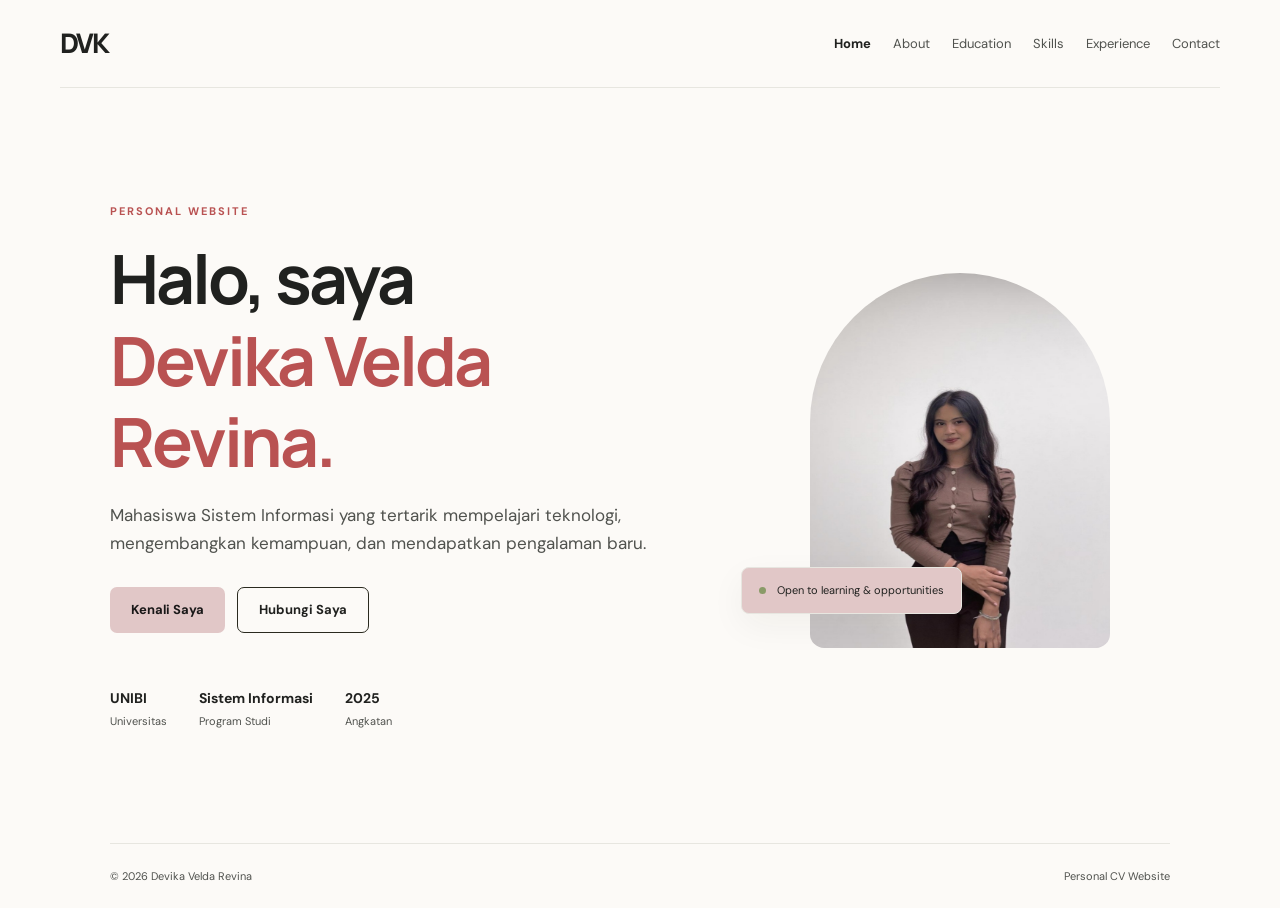
<file: index.html>
<!DOCTYPE html>
<html lang="id">
<head>
  <meta charset="UTF-8">
  <meta name="viewport" content="width=device-width, initial-scale=1.0">
  <title>Devika Velda Revina | CV</title>
  <link rel="stylesheet" href="style1.css">
</head>
<body>
  <header class="site-header">
    <a class="brand" href="index.html">DVK</a>
    <nav class="nav">
      <a class="active" href="index.html">Home</a>
      <a href="about.html">About</a>
      <a href="education.html">Education</a>
      <a href="skills.html">Skills</a>
      <a href="experience.html">Experience</a>
      <a href="contact.html">Contact</a>
    </nav>
  </header>

  <main class="hero container">
    <section class="hero-copy">
      <p class="eyebrow">PERSONAL WEBSITE</p>
      <h1>Halo, saya<br><span class="nama">Devika Velda Revina.</span></h1>
      <p class="lead">Mahasiswa Sistem Informasi yang tertarik mempelajari teknologi, mengembangkan kemampuan, dan mendapatkan pengalaman baru.</p>
      <div class="hero-actions">
        <a class="button primary" href="about.html">Kenali Saya</a>
        <a class="button secondary" href="contact.html">Hubungi Saya</a>
      </div>
      <div class="quick-info">
        <div><strong>UNIBI</strong><small>Universitas</small></div>
        <div><strong>Sistem Informasi</strong><small>Program Studi</small></div>
        <div><strong>2025</strong><small>Angkatan</small></div>
      </div>
    </section>
    <aside class="hero-visual">
      <div class="floating-note"><span class="dot"></span> Open to learning & opportunities</div>
      <img class="photo-placeholder" src="foto.jpeg" alt="foto DVK">
    </aside>
  </main>

  <footer class="site-footer container"><span>© 2026 Devika Velda Revina</span><span>Personal CV Website</span></footer>
</body>
</html>
</file>
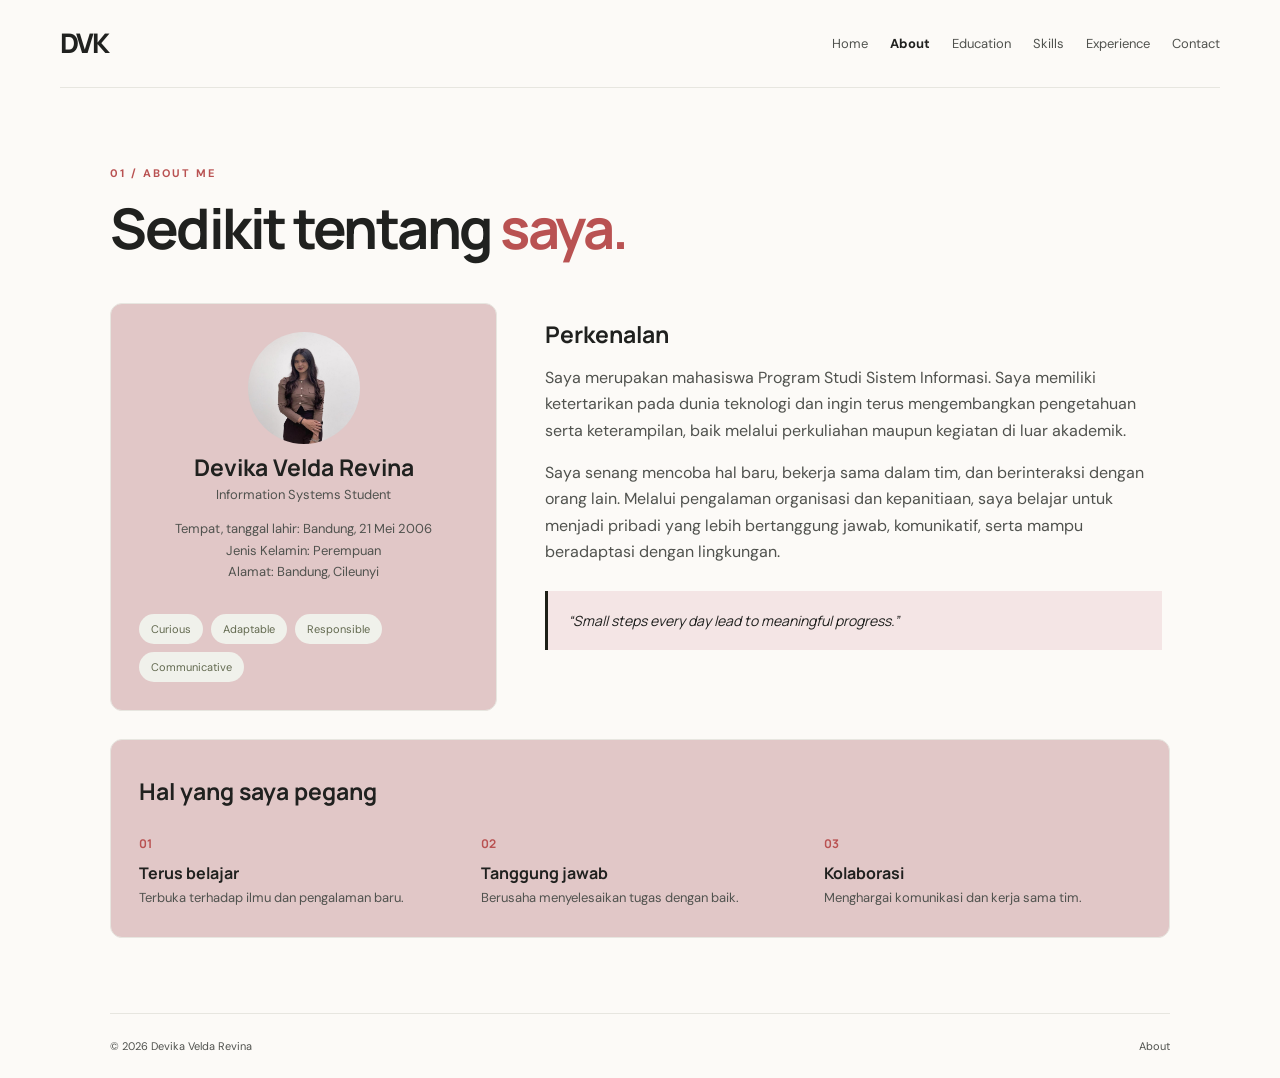
<file: about.html>
<!DOCTYPE html>
<html lang="id">
<head>
  <meta charset="UTF-8">
  <meta name="viewport" content="width=device-width, initial-scale=1.0">
  <title>About | Devika Velda Revina</title>
  <link rel="stylesheet" href="style1.css">
</head>
<body>
  <header class="site-header">
    <a class="brand" href="index.html">DVK</a>
    <nav class="nav">
      <a href="index.html">Home</a><a class="active" href="about.html">About</a>
      <a href="education.html">Education</a><a href="skills.html">Skills</a>
      <a href="experience.html">Experience</a><a href="contact.html">Contact</a>
    </nav>
  </header>

  <main class="container page">
    <p class="eyebrow">01 / ABOUT ME</p>
    <h1 class="page-title">Sedikit tentang <span>saya.</span></h1>
    <div class="about-grid">
      <section class="panel about-intro">
        <img class="avatar-large" src="foto1.jpeg" alt="foto DVK">
        <h2>Devika Velda Revina</h2>
        <p class="muted">Information Systems Student</p>
        <p class="muted">Tempat, tanggal lahir: Bandung, 21 Mei 2006 <br>Jenis Kelamin: Perempuan <br>Alamat: Bandung, Cileunyi</p>
        <div class="tag-list"><span>Curious</span><span>Adaptable</span><span>Responsible</span><span>Communicative</span></div>
      </section>
      <section class="about-text">
        <h2>Perkenalan</h2>
        <p>Saya merupakan mahasiswa Program Studi Sistem Informasi. Saya memiliki ketertarikan pada dunia teknologi dan ingin terus mengembangkan pengetahuan serta keterampilan, baik melalui perkuliahan maupun kegiatan di luar akademik.</p>
        <p>Saya senang mencoba hal baru, bekerja sama dalam tim, dan berinteraksi dengan orang lain. Melalui pengalaman organisasi dan kepanitiaan, saya belajar untuk menjadi pribadi yang lebih bertanggung jawab, komunikatif, serta mampu beradaptasi dengan lingkungan.</p>
        <div class="quote-card">“Small steps every day lead to meaningful progress.”</div>
      </section>
    </div>
    <section class="panel values">
      <h2>Hal yang saya pegang</h2>
      <div class="three-columns">
        <div><span class="number">01</span><h3>Terus belajar</h3><p class="muted">Terbuka terhadap ilmu dan pengalaman baru.</p></div>
        <div><span class="number">02</span><h3>Tanggung jawab</h3><p class="muted">Berusaha menyelesaikan tugas dengan baik.</p></div>
        <div><span class="number">03</span><h3>Kolaborasi</h3><p class="muted">Menghargai komunikasi dan kerja sama tim.</p></div>
      </div>
    </section>
  </main>
  <footer class="site-footer container"><span>© 2026 Devika Velda Revina</span><span>About</span></footer>
</body>
</html>
</file>
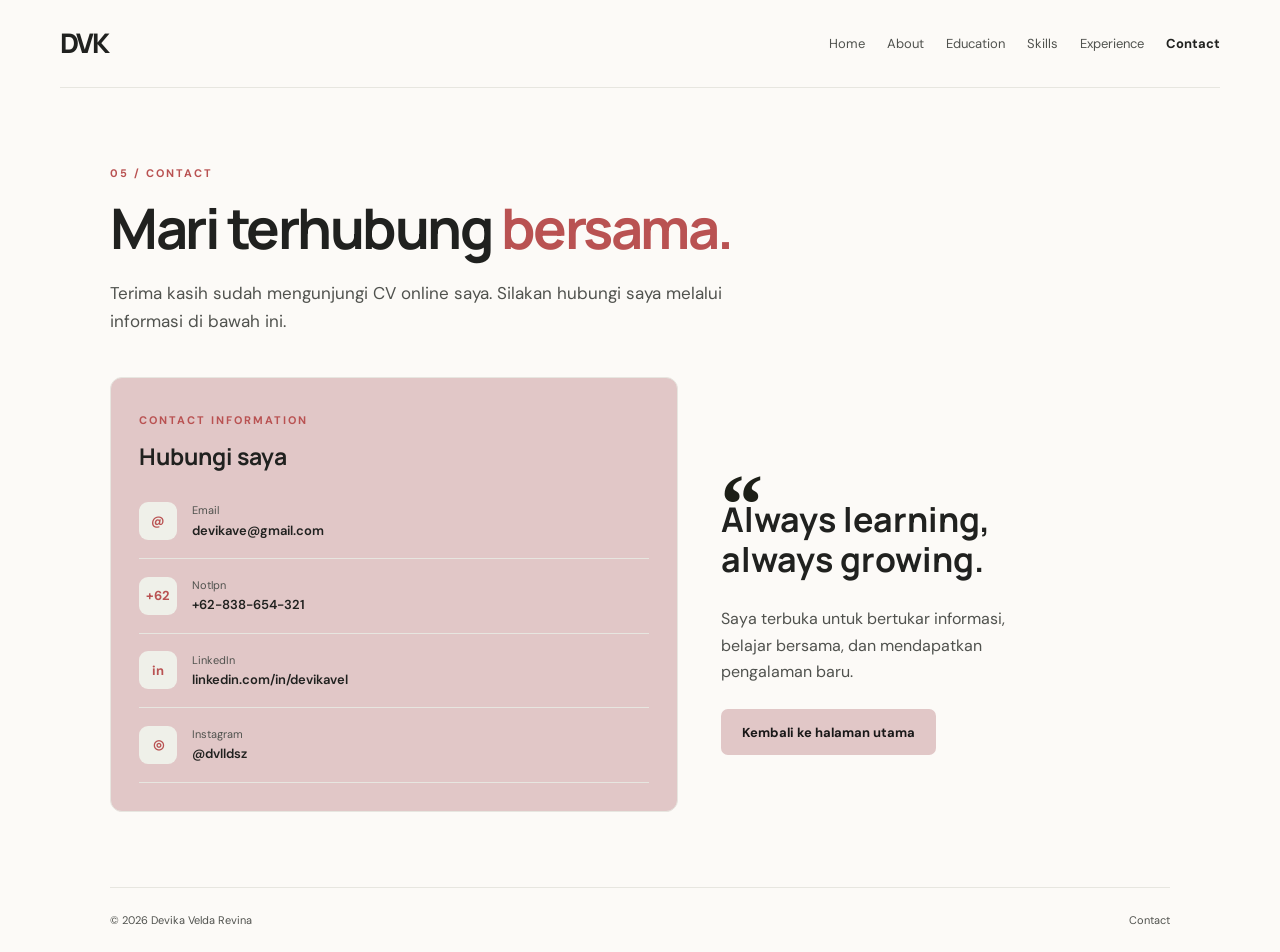
<file: contact.html>
<!DOCTYPE html>
<html lang="id">
<head>
  <meta charset="UTF-8">
  <meta name="viewport" content="width=device-width, initial-scale=1.0">
  <title>Contact | Devika Velda Revina</title>
  <link rel="stylesheet" href="style1.css">
</head>
<body>
  <header class="site-header">
    <a class="brand" href="index.html">DVK<span></span></a>
    <nav class="nav">
      <a href="index.html">Home</a><a href="about.html">About</a>
      <a href="education.html">Education</a><a href="skills.html">Skills</a>
      <a href="experience.html">Experience</a><a class="active" href="contact.html">Contact</a>
    </nav>
  </header>

  <main class="container page contact-page">
    <p class="eyebrow">05 / CONTACT</p>
    <h1 class="page-title">Mari terhubung <span>bersama.</span></h1>
    <p class="lead narrow">Terima kasih sudah mengunjungi CV online saya. Silakan hubungi saya melalui informasi di bawah ini.</p>

    <div class="contact-grid">
      <section class="panel contact-card">
        <span class="mini-label">CONTACT INFORMATION</span>
        <h2>Hubungi saya</h2>
        <div class="contact-item"><span class="contact-icon">@</span><div><small>Email</small><strong>devikave@gmail.com</strong></div></div>
        <div class="contact-item"><span class="contact-icon">+62</span><div><small>Notlpn</small><strong>+62-838-654-321</strong></div></div>
        <div class="contact-item"><span class="contact-icon">in</span><div><small>LinkedIn</small><strong>linkedin.com/in/devikavel</strong></div></div>
        <div class="contact-item"><span class="contact-icon">◎</span><div><small>Instagram</small><strong>@dvlldsz</strong></div></div>
      </section>
      <section class="contact-message">
        <div class="big-mark">“</div>
        <h2>Always learning,<br>always growing.</h2>
        <p class="muted">Saya terbuka untuk bertukar informasi, belajar bersama, dan mendapatkan pengalaman baru.</p>
        <a class="button primary" href="index.html">Kembali ke halaman utama</a>
      </section>
    </div>
  </main>
  <footer class="site-footer container"><span>© 2026 Devika Velda Revina</span><span>Contact</span></footer>
</body>
</html>
</file>
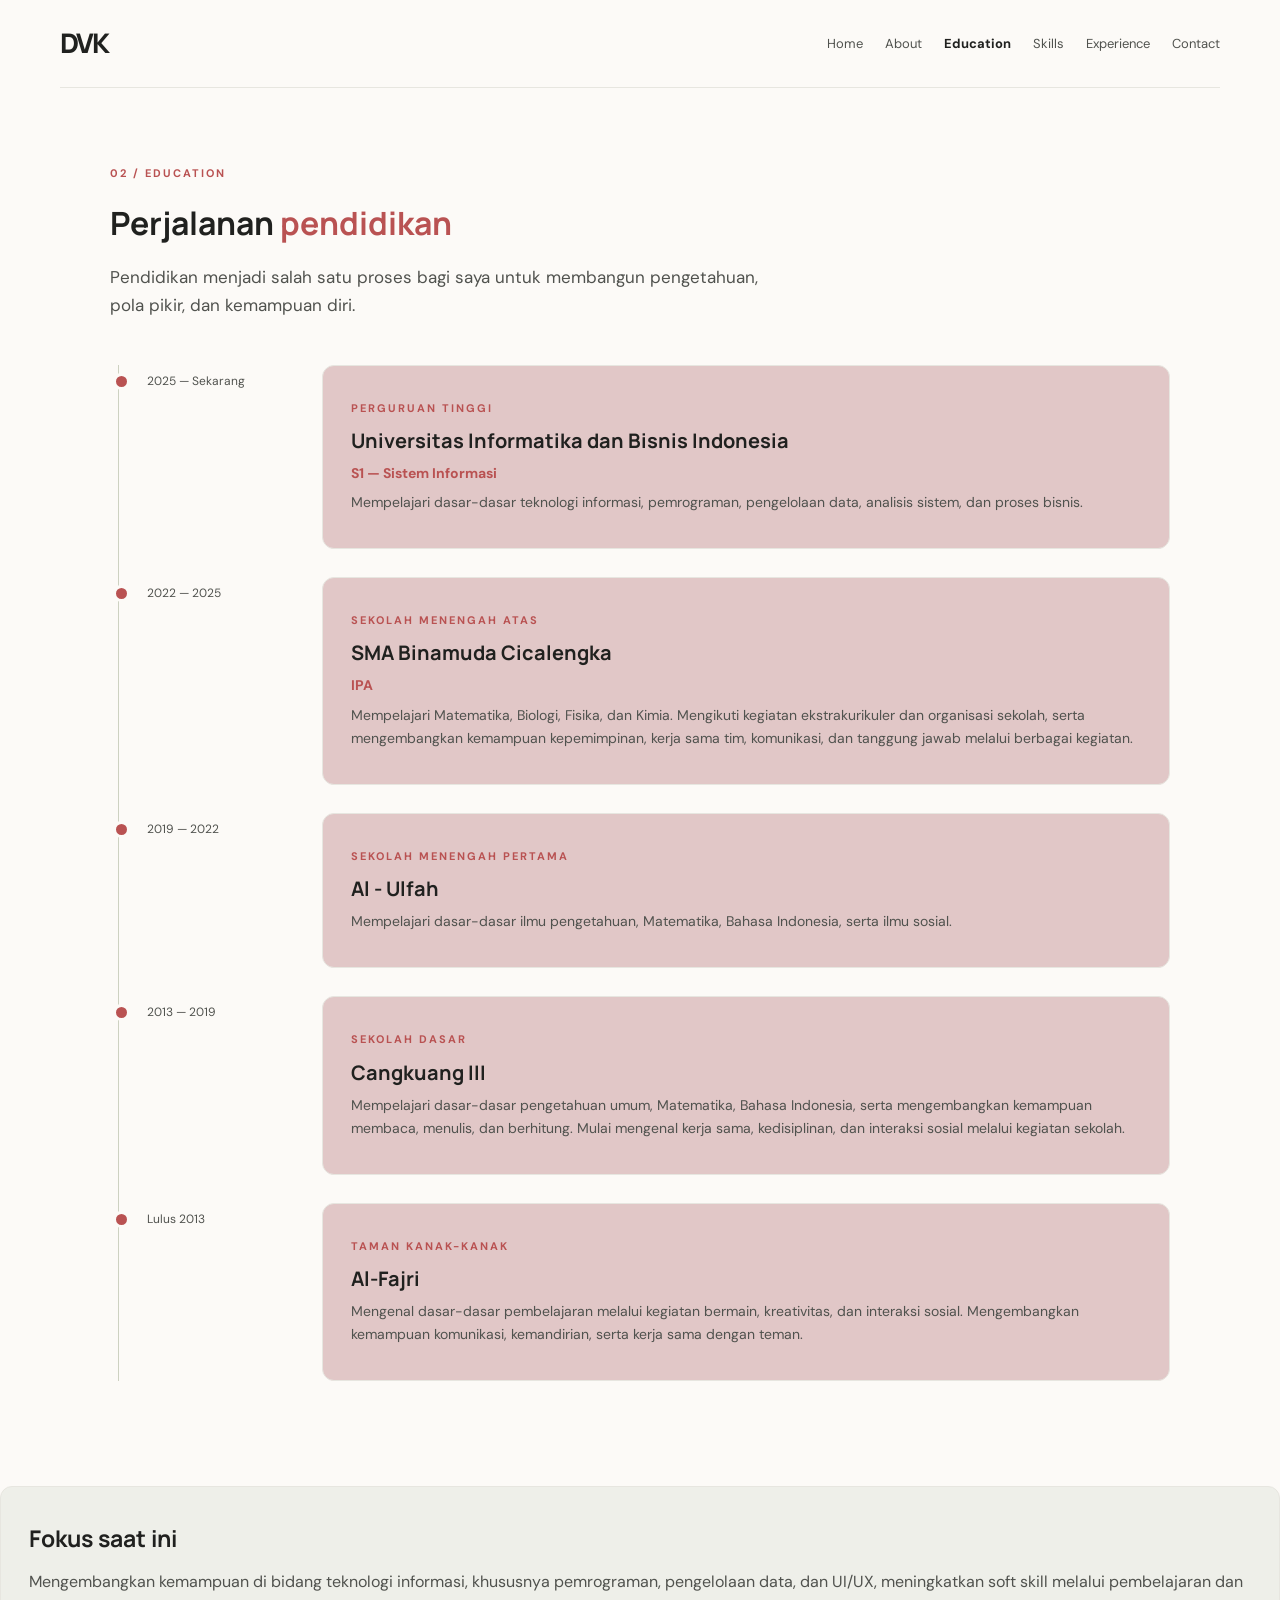
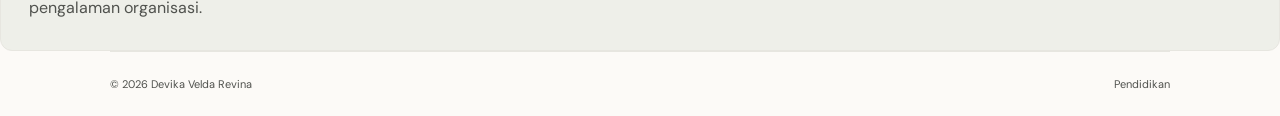
<file: education.html>
<!DOCTYPE html>
<html lang="id">
<head>
  <meta charset="UTF-8">
  <meta name="viewport" content="width=device-width, initial-scale=1.0">
  <title>Education | Devika Velda Revina</title>
  <link rel="stylesheet" href="style1.css">
</head>
<body>
  <header class="site-header">
    <a class="brand" href="index.html">DVK</a>
    <nav class="nav">
      <a href="index.html">Home</a><a href="about.html">About</a>
      <a class="active" href="education.html">Education</a><a href="skills.html">Skills</a>
      <a href="experience.html">Experience</a><a href="contact.html">Contact</a>
    </nav>
  </header>

 <main class="container page">
        <p class="eyebrow">02 / EDUCATION</p>
        <h1 class="page-tittle">Perjalanan <span>pendidikan</span></h1>
        <p class="lead narrow">Pendidikan menjadi salah satu proses bagi saya untuk membangun pengetahuan, pola pikir, dan kemampuan diri.</p>
   
        <div class="timeline">
            <article class="timeline-item">
            <div class="timeline-date">2025 — Sekarang</div>
            <div class="panel timeline-content">
             <span class="mini-label">PERGURUAN TINGGI</span>
             <h2>Universitas Informatika dan Bisnis Indonesia</h2>
             <p class="accent-text">S1 — Sistem Informasi</p>
             <p class="muted">Mempelajari dasar-dasar teknologi informasi, pemrograman, pengelolaan data, analisis sistem, dan proses bisnis.</p>
        </div>
            </article>
            <article class="timeline-item">
                <div class="timeline-date">2022 — 2025</div>
                <div class="panel timeline-content">
                    <span class="mini-label">SEKOLAH MENENGAH ATAS</span>
                    <h2>SMA Binamuda Cicalengka</h2>
                    <p class="accent-text">IPA</p>
                    <p class="muted">Mempelajari Matematika, Biologi, Fisika, dan Kimia. Mengikuti kegiatan ekstrakurikuler dan organisasi sekolah, serta mengembangkan kemampuan kepemimpinan, kerja sama tim, komunikasi, dan tanggung jawab melalui berbagai kegiatan.</p>
                </div>
            </article>
             <article class="timeline-item">
                <div class="timeline-date">2019 — 2022</div>
                <div class="panel timeline-content">
                    <span class="mini-label">SEKOLAH MENENGAH PERTAMA</span>
                    <h2>Al - Ulfah</h2>
                    <p class="accent-text"></p>
                    <p class="muted">Mempelajari dasar-dasar ilmu pengetahuan, Matematika, Bahasa Indonesia, serta ilmu sosial.</p>
             </div>
         </article>
            <article class="timeline-item">
                <div class="timeline-date">2013 — 2019</div>
                <div class="panel timeline-content">
                    <span class="mini-label">SEKOLAH DASAR</span>
                    <h2>Cangkuang III</h2>
                    <p class="accent-text"></p>
                    <p class="muted">Mempelajari dasar-dasar pengetahuan umum, Matematika, Bahasa Indonesia, serta mengembangkan kemampuan membaca, menulis, dan berhitung. Mulai mengenal kerja sama, kedisiplinan, dan interaksi sosial melalui kegiatan sekolah.</p>
             </div>
         </article>
            <article class="timeline-item">
                <div class="timeline-date">Lulus 2013</div>
                <div class="panel timeline-content">
                    <span class="mini-label">TAMAN KANAK-KANAK</span>
                    <h2>Al-Fajri</h2>
                    <p class="accent-text"></p>
                    <p class="muted">Mengenal dasar-dasar pembelajaran melalui kegiatan bermain, kreativitas, dan interaksi sosial. Mengembangkan kemampuan komunikasi, kemandirian, serta kerja sama dengan teman.</p>
             </div>
         </article>
    </main>

    <section class="panel note-panel">
      <h2>Fokus saat ini</h2>
      <p class="muted">Mengembangkan kemampuan di bidang teknologi informasi, khususnya pemrograman, pengelolaan data, dan UI/UX, meningkatkan soft skill melalui pembelajaran dan pengalaman organisasi.</p>
    </section>
  </main>
  <footer class="site-footer container"><span>© 2026 Devika Velda Revina</span><span>Pendidikan</span></footer>
</body>
</html>
</file>
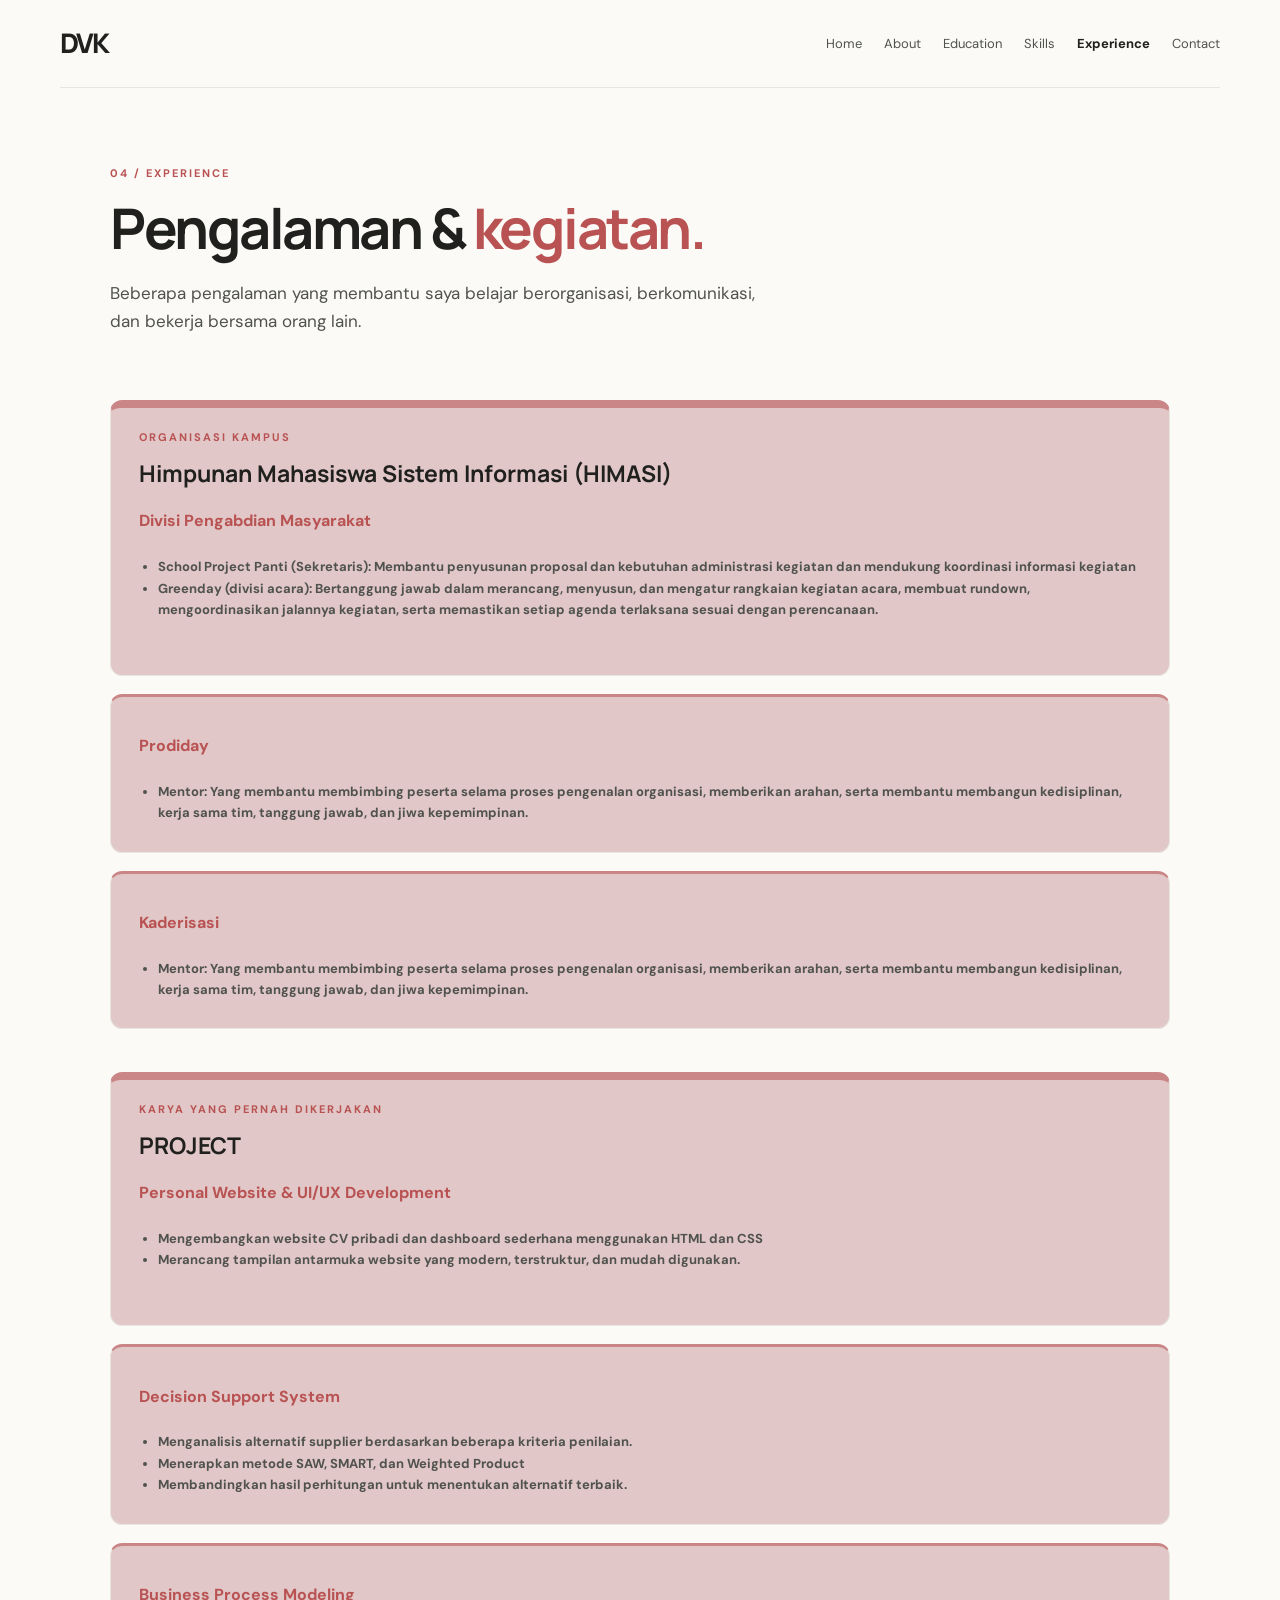
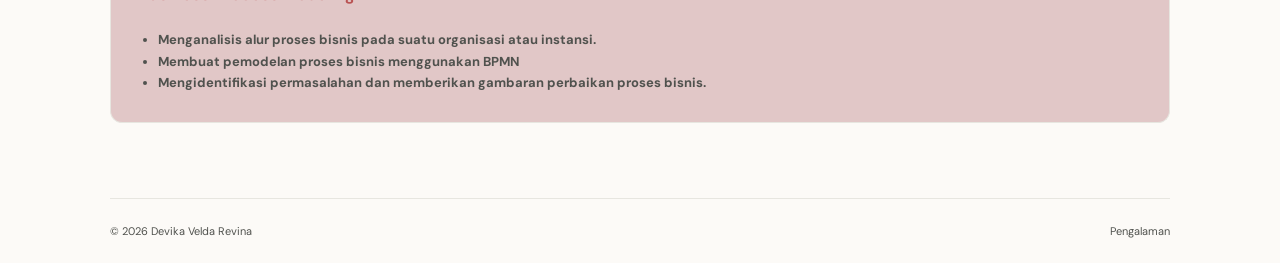
<file: experience.html>
<!DOCTYPE html>
<html lang="id">
<head>
  <meta charset="UTF-8">
  <meta name="viewport" content="width=device-width, initial-scale=1.0">
  <title>Experience | Devika Velda Revina</title>
  <link rel="stylesheet" href="style1.css">
</head>
<body>
  <header class="site-header">
    <a class="brand" href="index.html">DVK<span></span></a>
    <nav class="nav">
      <a href="index.html">Home</a><a href="about.html">About</a>
      <a href="education.html">Education</a><a href="skills.html">Skills</a>
      <a class="active" href="experience.html">Experience</a><a href="contact.html">Contact</a>
    </nav>
  </header>

  <main class="container page">
    <p class="eyebrow">04 / EXPERIENCE</p>
    <h1 class="page-title">Pengalaman & <span>kegiatan.</span></h1>
    <p class="lead narrow">Beberapa pengalaman yang membantu saya belajar berorganisasi, berkomunikasi, dan bekerja bersama orang lain.</p>

    <div class="experience-list">
      <article class="panel experience-card">
        <div class="experience-top"><span class="mini-label">ORGANISASI KAMPUS</span></div>
        <h2>Himpunan Mahasiswa Sistem Informasi (HIMASI)</h2>
        <h4 class="accent-text"><b>Divisi Pengabdian Masyarakat</b></h4>
        <ul><b>
            <li>School Project Panti (Sekretaris): Membantu penyusunan proposal dan kebutuhan administrasi kegiatan dan mendukung koordinasi informasi kegiatan</li>
            <li>Greenday (divisi acara): Bertanggung jawab dalam merancang, menyusun, dan mengatur rangkaian kegiatan acara, membuat rundown, mengoordinasikan jalannya kegiatan, serta memastikan setiap agenda terlaksana sesuai dengan perencanaan.</li></ul><br></b>
        </ul>
      </article>

      <article class="panel experience-card">
        <h4 class="accent-text"><b>Prodiday</b></h4>
        <ul><b><li>Mentor: Yang membantu membimbing peserta selama proses pengenalan organisasi, memberikan arahan, serta membantu membangun kedisiplinan, kerja sama tim, tanggung jawab, dan jiwa kepemimpinan.</li></b></ul>
      </article>

      <article class="panel experience-card">
        <h4 class="accent-text"><b>Kaderisasi</b></h4>
        <ul><b><li>Mentor: Yang membantu membimbing peserta selama proses pengenalan organisasi, memberikan arahan, serta membantu membangun kedisiplinan, kerja sama tim, tanggung jawab, dan jiwa kepemimpinan.</li></b></ul>
      </article>
      
      <article class="panel experience-card">
        <div class="experience-top"><span class="mini-label">KARYA YANG PERNAH DIKERJAKAN</span></div>
        <h2>PROJECT</h2>
        <h4 class="accent-text"><b>Personal Website & UI/UX Development</b></h4>
        <ul><b><li>Mengembangkan website CV pribadi dan dashboard sederhana menggunakan HTML dan CSS</li><li>Merancang tampilan antarmuka website yang modern, terstruktur, dan mudah digunakan.</li></ul><br></b>
  
      </article>
      <article class="panel experience-card">
        <h4 class="accent-text"><b>Decision Support System</b></h4>
        <ul><b><li>Menganalisis alternatif supplier berdasarkan beberapa kriteria penilaian.</li><li>Menerapkan metode SAW, SMART, dan Weighted Product</li><li>Membandingkan hasil perhitungan untuk menentukan alternatif terbaik.</li></b></ul>
      </article>

      <article class="panel experience-card">
        <h4 class="accent-text"><b>Business Process Modeling</b></h4>
        <ul><b><li>Menganalisis alur proses bisnis pada suatu organisasi atau instansi.</li><li>Membuat pemodelan proses bisnis menggunakan BPMN</li><li>Mengidentifikasi permasalahan dan memberikan gambaran perbaikan proses bisnis.</li></b></ul>
      </article>
    </div>
  </main>
  <footer class="site-footer container"><span>© 2026 Devika Velda Revina</span><span>Pengalaman</span></footer>
</body>
</html>
</file>
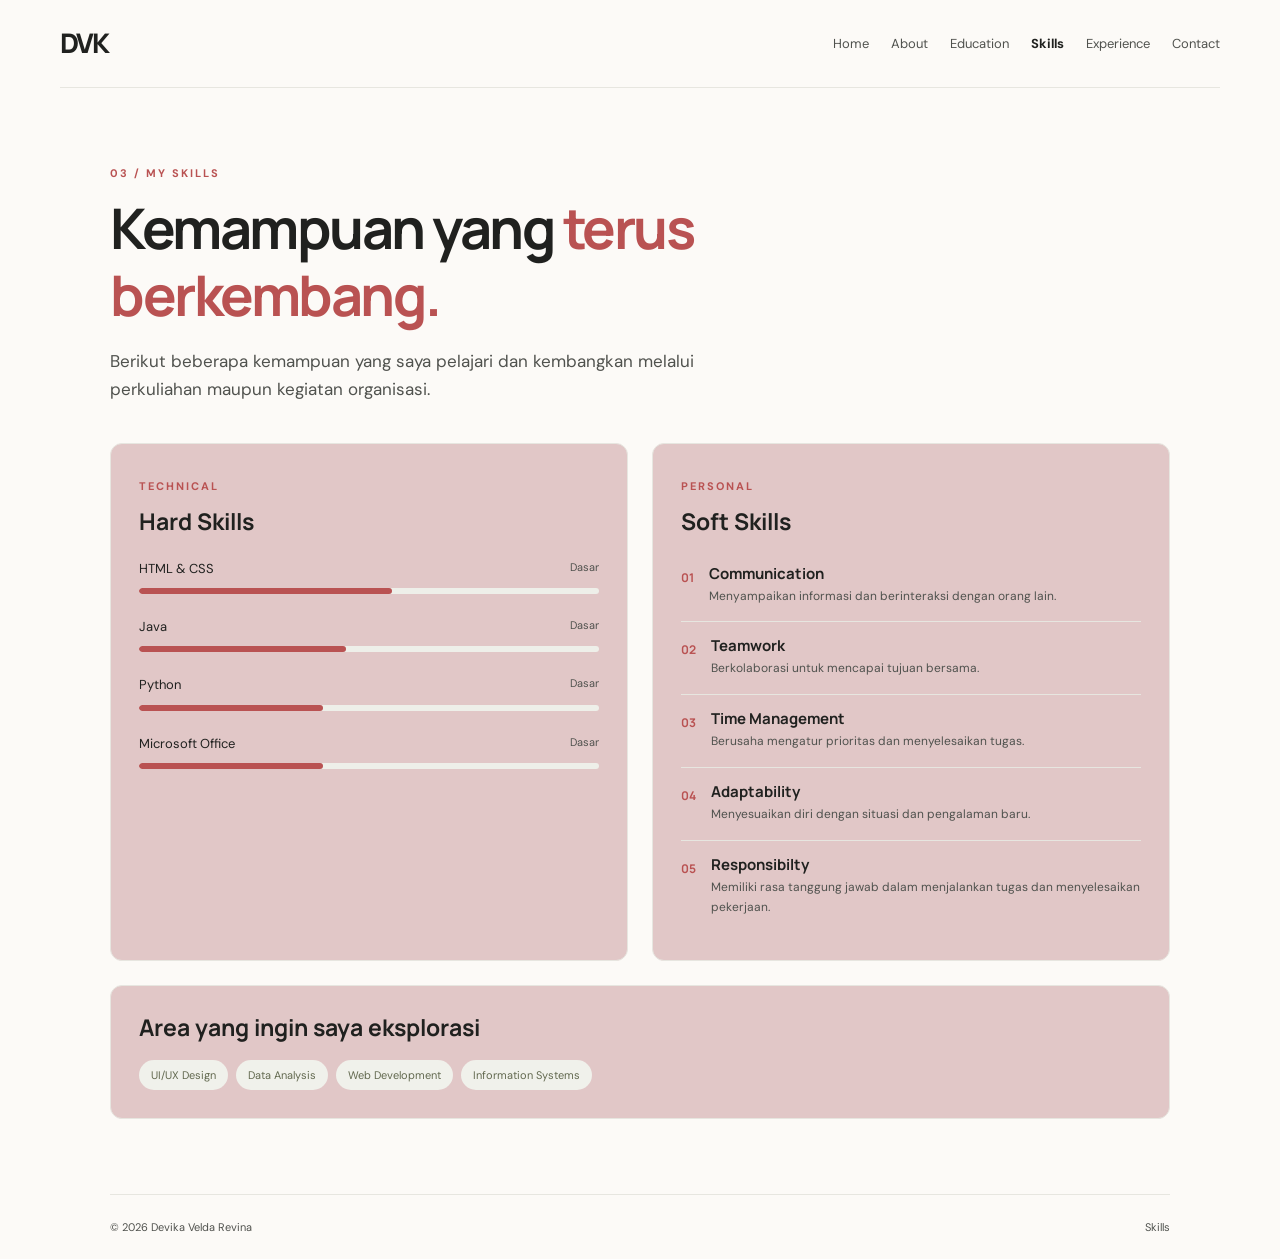
<file: skills.html>
<!DOCTYPE html>
<html lang="id">
<head>
  <meta charset="UTF-8">
  <meta name="viewport" content="width=device-width, initial-scale=1.0">
  <title>Skills | Devika Velda Revina</title>
  <link rel="stylesheet" href="style1.css">
</head>
<body>
  <header class="site-header">
    <a class="brand" href="index.html">DVK</a>
    <nav class="nav">
      <a href="index.html">Home</a><a href="about.html">About</a>
      <a href="education.html">Education</a><a class="active" href="skills.html">Skills</a>
      <a href="experience.html">Experience</a><a href="contact.html">Contact</a>
    </nav>
  </header>

  <main class="container page">
    <p class="eyebrow">03 / MY SKILLS</p>
    <h1 class="page-title">Kemampuan yang <span>terus berkembang.</span></h1>
    <p class="lead narrow">Berikut beberapa kemampuan yang saya pelajari dan kembangkan melalui perkuliahan maupun kegiatan organisasi.</p>

    <div class="skills-grid">
      <section class="panel">
        <span class="mini-label">TECHNICAL</span>
        <h2>Hard Skills</h2>
        <div class="skill"><div><span>HTML & CSS</span><small>Dasar</small></div><div class="track"><i style="width:55%"></i></div></div>
        <div class="skill"><div><span>Java</span><small>Dasar</small></div><div class="track"><i style="width:45%"></i></div></div>
        <div class="skill"><div><span>Python</span><small>Dasar</small></div><div class="track"><i style="width:40%"></i></div></div>
        <div class="skill"><div><span>Microsoft Office</span><small>Dasar</small></div><div class="track"><i style="width:40%"></i></div></div>
      </section>
      <section class="panel">
        <span class="mini-label">PERSONAL</span>
        <h2>Soft Skills</h2>
        <div class="soft-skill"><span>01</span><div><h3>Communication</h3><p class="muted">Menyampaikan informasi dan berinteraksi dengan orang lain.</p></div></div>
        <div class="soft-skill"><span>02</span><div><h3>Teamwork</h3><p class="muted">Berkolaborasi untuk mencapai tujuan bersama.</p></div></div>
        <div class="soft-skill"><span>03</span><div><h3>Time Management</h3><p class="muted">Berusaha mengatur prioritas dan menyelesaikan tugas.</p></div></div>
        <div class="soft-skill"><span>04</span><div><h3>Adaptability</h3><p class="muted">Menyesuaikan diri dengan situasi dan pengalaman baru.</p></div></div>
        <div class="soft-skill"><span>05</span><div><h3>Responsibilty</h3><p class="muted">Memiliki rasa tanggung jawab dalam menjalankan tugas dan menyelesaikan pekerjaan.</p></div></div>
      </section>
    </div>
    <section class="panel interests">
      <h2>Area yang ingin saya eksplorasi</h2>
      <div class="tag-list"><span>UI/UX Design</span><span>Data Analysis</span><span>Web Development</span><span>Information Systems</span></div>
    </section>
  </main>
  <footer class="site-footer container"><span>© 2026 Devika Velda Revina</span><span>Skills</span></footer>
</body>
</html>
</file>
<file: style1.css>
@import url('https://fonts.googleapis.com/css2?family=DM+Sans:wght@400;500;600;700&family=Manrope:wght@400;500;600;700;800&display=swap');

:root {
  --bg: #fcfaf7;
  --surface: #e1c7c7;
  --ink: #20211f;
  --muted: #50524e;
  --accent: #1d1f17;
  --accent-dark: #b95252;
  --line: #e7e6e0;
}

/* Pengaturan dasar */
* {
  box-sizing: border-box;
}

html {
  scroll-behavior: smooth;
}

body {
  margin: 0;
  background-color: var(--bg);
  color: var(--ink);
  font-family: 'DM Sans', Arial, sans-serif;
  line-height: 1.65;
}

a {
  color: inherit;
  text-decoration: none;
}

/* Header dan navigasi */
.site-header {
  width: min(1160px, calc(100% - 48px));
  min-height: 88px;
  margin: auto;
  display: flex;
  align-items: center;
  justify-content: space-between;
  gap: 28px;
  border-bottom: 1px solid var(--line);
}

.brand {
  font-family: 'Manrope', sans-serif;
  font-size: 27px;
  font-weight: 800;
  letter-spacing: -2px;
}

.brand span, h1 span {
  color: var(--accent-dark);
}

.nav {
  display: flex;
  flex-wrap: wrap;
  justify-content: flex-end;
  gap: 22px;
}

.nav a {
  color: var(--muted);
  font-size: 13px;
}

.nav a:hover {
  color: var(--ink);
}

.nav a.active {
  color: var(--ink);
  font-weight: bold;
}

/* Container */
.container {
  width: min(1060px, calc(100% - 48px));
  margin: auto;
}

/* Halaman utama */
.hero {
  min-height: calc(100vh - 145px);
  display: grid;
  grid-template-columns: 1.15fr 0.85fr;
  align-items: center;
  gap: 70px;
  padding-top: 55px;
  padding-bottom: 65px;
}

.eyebrow, .mini-label {
  color: var(--accent-dark);
  font-size: 11px;
  font-weight: bold;
  letter-spacing: 2px;
}

h1, h2, h3 {
  font-family: 'Manrope', sans-serif;
  line-height: 1.2;
}

.hero h1 {
  margin: 18px 0;
  font-size: clamp(4px, 6vw, 68px);
  letter-spacing: -3px;
}

.nama{
    color: var(--accent-dark);
}

.lead {
  max-width: 590px;
  color: var(--muted);
  font-size: 17px;
}

/* Tombol */
.hero-actions {
  display: flex;
  flex-wrap: wrap;
  gap: 12px;
  margin-top: 30px;
}

.button {
  display: inline-flex;
  align-items: center;
  justify-content: center;
  min-height: 46px;
  padding: 0 21px;
  border-radius: 7px;
  font-size: 13px;
  font-weight: bold;
}

.button:hover {
  transform: translateY(-2px);
}

.primary {
  background-color: var(--surface);
  color: #191818;
}

.secondary {
  border: 1px solid #2a2a1f;
}

/* Informasi singkat */
.quick-info {
  display: flex;
  flex-wrap: wrap;
  gap: 32px;
  margin-top: 54px;
}

.quick-info div {
  display: grid;
  gap: 2px;
}

.quick-info strong {
  font-size: 14px;
}

.quick-info small {
  color: var(--muted);
  font-size: 11px;
}

/* Foto profil */
.hero-visual {
  position: relative;
  min-height: 430px;
  display: grid;
  place-items: center;
}

.photo-placeholder {
  width: min(300px, 85%);
  aspect-ratio: 4 / 5;
  border-radius: 170px 170px 16px 16px;
  background: linear-gradient(145deg, #dfe1d5, #b9bea8);
  display: flex;
  flex-direction: column;
  align-items: center;
  justify-content: center;
  color: #62694f;
}

.photo-placeholder span {
  font-family: 'Manrope';
  font-size: 80px;
  font-weight: 800;
  letter-spacing: -7px;
}

.photo-placeholder small {
  font-size: 11px;
}

.floating-note {
  position: absolute;
  bottom: 62px;
  left: -8px;
  padding: 13px 17px;
  background-color: #e1c7c7;
  border: 1px solid var(--line);
  border-radius: 8px;
  box-shadow: 0 12px 35px #24251b0d;
  font-size: 11px;
}

.dot {
  display: inline-block;
  width: 7px;
  height: 7px;
  margin-right: 8px;
  border-radius: 50%;
  background-color: #8a9b68;
}

.visual-caption {
  position: absolute;
  right: 0;
  bottom: 8px;
  color: var(--muted);
  font-family: 'Manrope';
  font-size: 12px;
  font-style: italic;
}

/* Footer */
.site-footer {
  display: flex;
  justify-content: space-between;
  gap: 20px;
  padding: 23px 0;
  border-top: 1px solid var(--line);
  color: var(--muted);
  font-size: 11px;
}

/* Halaman lainnya */
.page {
  min-height: calc(100vh - 145px);
  padding-top: 65px;
  padding-bottom: 75px;
}

.page-title {
  max-width: 760px;
  margin: 12px 0 18px;
  font-size: clamp(38px, 5vw, 56px);
  letter-spacing: -2.5px;
}

.narrow {
  max-width: 650px;
}

.panel {
  background-color: var(--surface);
  border: 1px solid var(--line);
  border-radius: 12px;
  padding: 28px;
}

.panel h2, .about-text h2 {
  margin: 10px 0 14px;
  font-size: 23px;
}

.muted {
  color: var(--muted);
}

/* Tentang saya */
.about-grid {
  display: grid;
  grid-template-columns: 0.75fr 1.25fr;
  gap: 28px;
  margin-top: 42px;
  align-items: stretch;
}

.about-intro {
  text-align: center;
  display: flex;
  flex-direction: column;
  align-items: center;
  justify-content: center;
}

.avatar-large {
  width: 112px;
  height: 112px;
  display: grid;
  place-items: center;
  border-radius: 50%;
  background-color: #e5e7dc;
  color: var(--accent-dark);
  font-family: 'Manrope';
  font-size: 35px;
  font-weight: 800;
}

.about-intro h2 {
  margin-bottom: 2px;
}

.about-intro p {
  margin-top: 0;
  font-size: 13px;
}

.tag-list {
  display: flex;
  flex-wrap: wrap;
  gap: 8px;
  margin-top: 18px;
}

.tag-list span {
  padding: 6px 12px;
  border-radius: 30px;
  background-color: #f0f1eb;
  color: #62694f;
  font-size: 11px;
}

.about-text {
  padding: 8px 8px 8px 20px;
}

.about-text p {
  color: var(--muted);
}

.quote-card {
  margin-top: 25px;
  padding: 18px 20px;
  border-left: 3px solid var(--accent);
  background-color: #f4e5e5;
  font-family: 'Manrope';
  font-size: 14px;
  font-style: italic;
}

/* Nilai dan kelebihan */
.values {
  margin-top: 28px;
}

.three-columns {
  display: grid;
  grid-template-columns: repeat(3, 1fr);
  gap: 25px;
  margin-top: 24px;
}

.number {
  color: var(--accent-dark);
  font-family: 'Manrope';
  font-size: 12px;
  font-weight: bold;
}

.three-columns h3 {
  margin: 8px 0 4px;
  font-size: 16px;
}

.three-columns p {
  margin: 0;
  font-size: 13px;
}

/* Riwayat pendidikan dan pengalaman */
.timeline {
  position: relative;
  margin: 45px 0 30px 8px;
  padding-left: 28px;
  border-left: 1px solid #cdd1c1;
}

.timeline-item {
  position: relative;
  display: grid;
  grid-template-columns: 150px 1fr;
  gap: 25px;
  margin-bottom: 28px;
}

.timeline-item:before {
  content: '';
  position: absolute;
  left: -34px;
  top: 8px;
  width: 11px;
  height: 11px;
  border: 3px solid var(--bg);
  border-radius: 50%;
  background-color: var(--accent-dark);
}

.timeline-date {
  color: var(--muted);
  font-size: 12px;
  padding-top: 7px;
}

.timeline-content h2 {
  margin: 9px 0;
  font-size: 20px;
}

.timeline-content p {
  margin: 6px 0;
  font-size: 14px;
}

.accent-text {
  color: var(--accent-dark);
  font-weight: bold;
}

.note-panel {
  background-color: #eeefe9;
}

.note-panel p {
  margin-bottom: 0;
}

/* Kemampuan dan skill */
.skills-grid {
  display: grid;
  grid-template-columns: 1fr 1fr;
  gap: 24px;
  margin-top: 40px;
}

.skill {
  margin-top: 22px;
}

.skill > div:first-child {
  display: flex;
  justify-content: space-between;
  gap: 12px;
  font-size: 13px;
}

.skill small {
  color: var(--muted);
  font-size: 11px;
}

.track {
  height: 6px;
  margin-top: 9px;
  border-radius: 20px;
  background-color: #eeefe9;
  overflow: hidden;
}

.track i {
  display: block;
  height: 100%;
  border-radius: 20px;
  background-color: var(--accent-dark);
}

.hint {
  color: #96988f;
  font-size: 10px;
  margin-top: 22px;
}

/* Soft skill */
.soft-skill {
  display: flex;
  gap: 15px;
  padding: 15px 0;
  border-bottom: 1px solid var(--line);
}

.soft-skill:last-child {
  border-bottom: none;
}

.soft-skill > span {
  color: var(--accent-dark);
  font-family: 'Manrope';
  font-size: 12px;
  font-weight: bold;
  padding-top: 3px;
}

.soft-skill h3 {
  margin: 0 0 4px;
  font-size: 15px;
}

.soft-skill p {
  margin: 0;
  font-size: 12px;
}

.interests {
  margin-top: 24px;
}

.interests h2 {
  margin-top: 0;
}

/* Daftar pengalaman */
.experience-list {
  display: grid;
  gap: 18px;
  margin-top: 40px;
}

.experience-top {
  display: flex;
  justify-content: space-between;
  gap: 15px;
  align-items: center;
}

.experience-card {
  border-top: 3px solid #ca8686;
  padding-top: 15px;
}

.experience-card h2 {
  margin: 13px 0 7px;
}

.experience-card p {
  margin: 0 0 10px;
  font-size: 13px;
}

.experience-card ul {
  margin: 12px 0 0;
  padding-left: 19px;
  color: var(--muted);
  font-size: 13px;
}

/* Pembatas antara pengalaman organisasi dan project */
.experience-card:nth-child(1) {
  border-top: 8px solid #ca8686;
  margin-top: 25px;
  padding-top: 20px;
}
.experience-card:nth-child(4) {
  border-top: 8px solid #ca8686;
  margin-top: 25px;
  padding-top: 20px;
}

/* Kontak */
.contact-grid {
  display: grid;
  grid-template-columns: 1.1fr 0.9fr;
  gap: 28px;
  margin-top: 42px;
}

.contact-item {
  display: flex;
  align-items: center;
  gap: 15px;
  padding: 17px 0;
  border-bottom: 1px solid var(--line);
}

.contact-icon {
  width: 38px;
  height: 38px;
  display: grid;
  place-items: center;
  border-radius: 9px;
  background-color: #eff0e9;
  color: var(--accent-dark);
  font-weight: bold;
  font-size: 13px;
}

.contact-item div {
  display: grid;
}

.contact-item small {
  color: var(--muted);
  font-size: 11px;
}

.contact-item strong {
  font-size: 13px;
  font-weight: 600;
}

.contact-message {
  padding: 30px 15px;
  display: flex;
  flex-direction: column;
  align-items: flex-start;
  justify-content: center;
}

.big-mark {
  color: var(--accent);
  font-family: Georgia;
  font-size: 85px;
  font-weight: bold;
  height: 65px;
}

.contact-message h2 {
  font-size: 34px;
  margin: 0 0 10px;
}

.contact-message p {
  max-width: 330px;
  margin-bottom: 24px;
}

/* Tampilan tablet */
@media (max-width: 800px) {
  .site-header {
    padding: 20px 0;
    align-items: flex-start;
  }

  .nav {
    gap: 13px;
  }

  .hero {
    grid-template-columns: 1fr;
    gap: 25px;
    padding-top: 55px;
  }

  .hero-visual {
    min-height: 370px;
  }

  .about-grid, .skills-grid, .contact-grid {
    grid-template-columns: 1fr;
  }

  .about-text {
    padding: 10px 0;
  }
}

/* Tampilan handphone */
@media (max-width: 560px) {
  .container, .site-header {
    width: calc(100% - 32px);
  }

  .site-header {
    flex-direction: column;
    gap: 12px;
  }

  .nav {
    justify-content: flex-start;
  }

  .nav a {
    font-size: 12px;
  }

  .hero h1 {
    font-size: 43px;
  }

  .quick-info {
    gap: 20px;
  }

  .page {
    padding-top: 45px;
  }

  .three-columns {
    grid-template-columns: 1fr;
    gap: 18px;
  }

  .timeline {
    padding-left: 20px;
  }

  .timeline-item {
    grid-template-columns: 1fr;
    gap: 8px;
  }

  .timeline-item:before {
    left: -26px;
  }

  .experience-top {
    align-items: flex-start;
    flex-direction: column;
  }

  .site-footer {
    flex-direction: column;
    gap: 4px;
  }
}
</file>
